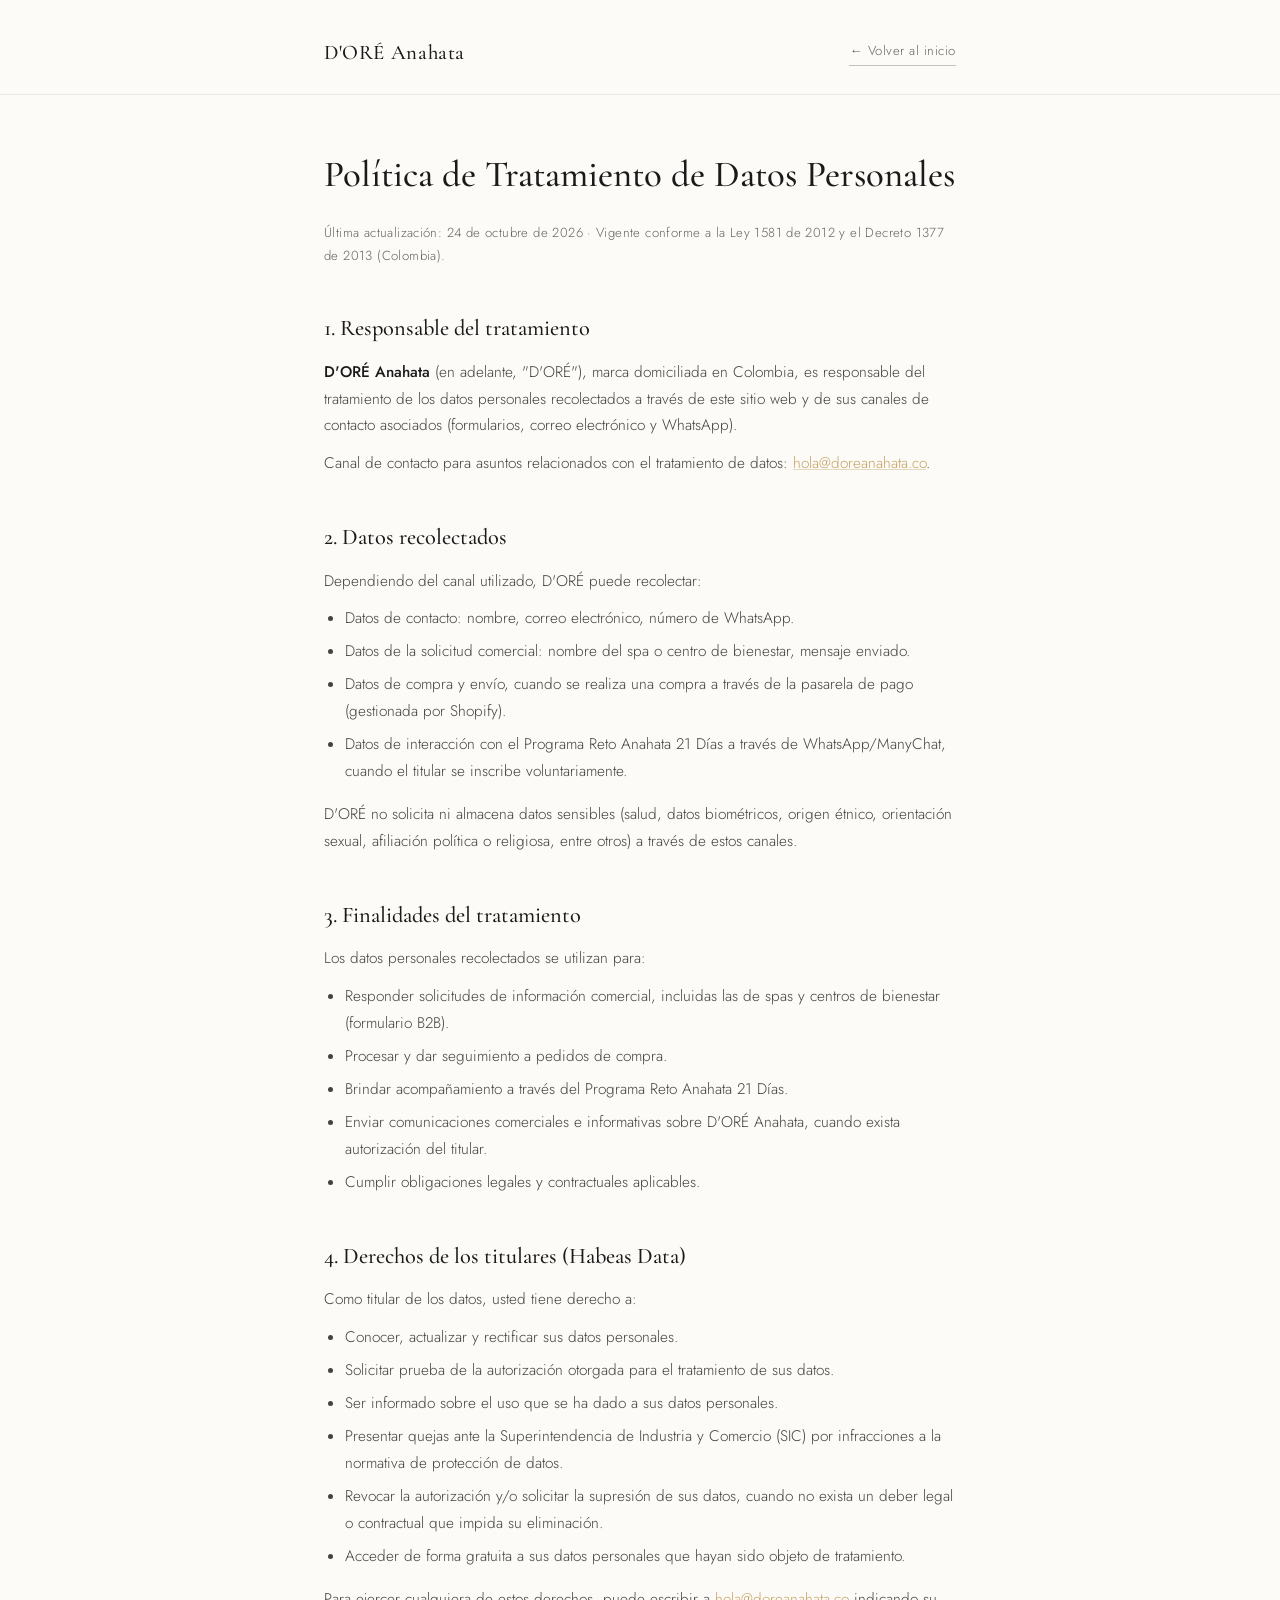
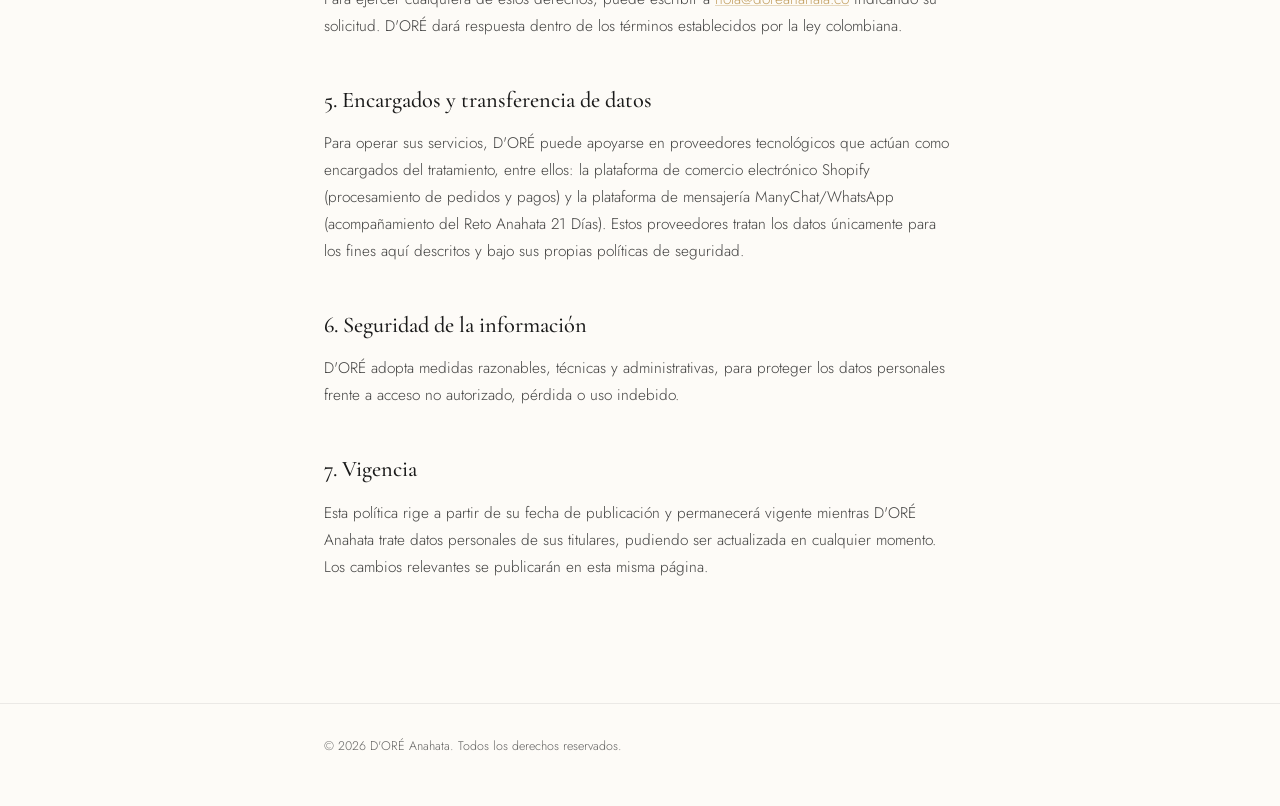
<file: politica-tratamiento-datos.html>
<!DOCTYPE html>
<html lang="es">
<head>
<meta charset="utf-8" />
<meta name="viewport" content="width=device-width, initial-scale=1.0" />
<title>Política de Tratamiento de Datos Personales — D'ORÉ Anahata</title>
<meta name="description" content="Política de tratamiento de datos personales de D'ORÉ Anahata, conforme a la Ley 1581 de 2012 y el Decreto 1377 de 2013 de Colombia." />
<meta name="robots" content="noindex" />
<link rel="preconnect" href="https://fonts.googleapis.com" />
<link rel="preconnect" href="https://fonts.gstatic.com" crossorigin />
<link href="https://fonts.googleapis.com/css2?family=Cormorant+Garamond:ital,wght@0,400;0,500;0,600;1,400;1,500&family=Jost:wght@300;400;500&display=swap" rel="stylesheet" />
<style>
:root{
  --oro:        #C4A265;
  --arena:      #F7F4EF;
  --arena-claro:#FDFBF7;
  --ink:        #1A1A1A;
  --ink-soft:   rgba(26,26,26,.68);
  --serif: "Cormorant Garamond", Georgia, serif;
  --sans:  "Jost", "Helvetica Neue", Arial, sans-serif;
  --wrap: 760px;
  --gut: clamp(20px, 5vw, 64px);
}
*,*::before,*::after{ box-sizing:border-box; margin:0; padding:0; }
body{
  font-family:var(--sans); font-weight:300; color:var(--ink);
  background:var(--arena-claro); line-height:1.75;
}
.wrap{ width:100%; max-width:var(--wrap); margin-inline:auto; padding:0 var(--gut); }
header{
  padding:2.2rem 0 1.4rem; border-bottom:1px solid rgba(26,26,26,.08);
}
header .wrap{ display:flex; align-items:center; justify-content:space-between; gap:1rem; flex-wrap:wrap; }
.brand{
  font-family:var(--serif); font-weight:500; font-size:1.3rem; letter-spacing:.03em;
  color:var(--ink); text-decoration:none;
}
.back{
  font-size:.82rem; letter-spacing:.04em; color:var(--ink-soft); text-decoration:none;
  border-bottom:1px solid rgba(26,26,26,.25); padding-bottom:2px;
}
.back:hover{ color:var(--ink); border-color:var(--ink); }
main{ padding:3rem 0 5rem; }
h1{
  font-family:var(--serif); font-weight:500; font-size:clamp(1.7rem,4vw,2.3rem);
  margin-bottom:.4em; color:var(--ink);
}
.updated{ font-size:.82rem; color:var(--ink-soft); margin-bottom:2.4em; letter-spacing:.03em; }
h2{
  font-family:var(--serif); font-weight:500; font-size:clamp(1.15rem,2.4vw,1.4rem);
  margin:1.8em 0 .5em; color:var(--ink);
}
p, li{ font-size:.96rem; color:rgba(26,26,26,.82); }
p{ margin:.7em 0; }
ul{ margin:.5em 0 1em 1.3em; }
li{ margin:.4em 0; }
a{ color:var(--oro); text-decoration:underline; text-decoration-color:rgba(196,162,101,.4); }
a:hover{ text-decoration-color:var(--oro); }
strong{ font-weight:500; color:var(--ink); }
footer{ padding:2rem 0 3rem; border-top:1px solid rgba(26,26,26,.08); margin-top:2rem; }
footer .wrap{ font-size:.78rem; color:var(--ink-soft); }
</style>
</head>
<body>
<header>
  <div class="wrap">
    <a class="brand" href="index.html">D'ORÉ Anahata</a>
    <a class="back" href="index.html">← Volver al inicio</a>
  </div>
</header>

<main>
  <div class="wrap">
    <h1>Política de Tratamiento de Datos Personales</h1>
    <p class="updated">Última actualización: 24 de octubre de 2026 · Vigente conforme a la Ley 1581 de 2012 y el Decreto 1377 de 2013 (Colombia).</p>

    <h2>1. Responsable del tratamiento</h2>
    <p><strong>D'ORÉ Anahata</strong> (en adelante, "D'ORÉ"), marca domiciliada en Colombia, es responsable del tratamiento de los datos personales recolectados a través de este sitio web y de sus canales de contacto asociados (formularios, correo electrónico y WhatsApp).</p>
    <p>Canal de contacto para asuntos relacionados con el tratamiento de datos: <a href="mailto:hola@doreanahata.co">hola@doreanahata.co</a>.</p>

    <h2>2. Datos recolectados</h2>
    <p>Dependiendo del canal utilizado, D'ORÉ puede recolectar:</p>
    <ul>
      <li>Datos de contacto: nombre, correo electrónico, número de WhatsApp.</li>
      <li>Datos de la solicitud comercial: nombre del spa o centro de bienestar, mensaje enviado.</li>
      <li>Datos de compra y envío, cuando se realiza una compra a través de la pasarela de pago (gestionada por Shopify).</li>
      <li>Datos de interacción con el Programa Reto Anahata 21 Días a través de WhatsApp/ManyChat, cuando el titular se inscribe voluntariamente.</li>
    </ul>
    <p>D'ORÉ no solicita ni almacena datos sensibles (salud, datos biométricos, origen étnico, orientación sexual, afiliación política o religiosa, entre otros) a través de estos canales.</p>

    <h2>3. Finalidades del tratamiento</h2>
    <p>Los datos personales recolectados se utilizan para:</p>
    <ul>
      <li>Responder solicitudes de información comercial, incluidas las de spas y centros de bienestar (formulario B2B).</li>
      <li>Procesar y dar seguimiento a pedidos de compra.</li>
      <li>Brindar acompañamiento a través del Programa Reto Anahata 21 Días.</li>
      <li>Enviar comunicaciones comerciales e informativas sobre D'ORÉ Anahata, cuando exista autorización del titular.</li>
      <li>Cumplir obligaciones legales y contractuales aplicables.</li>
    </ul>

    <h2>4. Derechos de los titulares (Habeas Data)</h2>
    <p>Como titular de los datos, usted tiene derecho a:</p>
    <ul>
      <li>Conocer, actualizar y rectificar sus datos personales.</li>
      <li>Solicitar prueba de la autorización otorgada para el tratamiento de sus datos.</li>
      <li>Ser informado sobre el uso que se ha dado a sus datos personales.</li>
      <li>Presentar quejas ante la Superintendencia de Industria y Comercio (SIC) por infracciones a la normativa de protección de datos.</li>
      <li>Revocar la autorización y/o solicitar la supresión de sus datos, cuando no exista un deber legal o contractual que impida su eliminación.</li>
      <li>Acceder de forma gratuita a sus datos personales que hayan sido objeto de tratamiento.</li>
    </ul>
    <p>Para ejercer cualquiera de estos derechos, puede escribir a <a href="mailto:hola@doreanahata.co">hola@doreanahata.co</a> indicando su solicitud. D'ORÉ dará respuesta dentro de los términos establecidos por la ley colombiana.</p>

    <h2>5. Encargados y transferencia de datos</h2>
    <p>Para operar sus servicios, D'ORÉ puede apoyarse en proveedores tecnológicos que actúan como encargados del tratamiento, entre ellos: la plataforma de comercio electrónico Shopify (procesamiento de pedidos y pagos) y la plataforma de mensajería ManyChat/WhatsApp (acompañamiento del Reto Anahata 21 Días). Estos proveedores tratan los datos únicamente para los fines aquí descritos y bajo sus propias políticas de seguridad.</p>

    <h2>6. Seguridad de la información</h2>
    <p>D'ORÉ adopta medidas razonables, técnicas y administrativas, para proteger los datos personales frente a acceso no autorizado, pérdida o uso indebido.</p>

    <h2>7. Vigencia</h2>
    <p>Esta política rige a partir de su fecha de publicación y permanecerá vigente mientras D'ORÉ Anahata trate datos personales de sus titulares, pudiendo ser actualizada en cualquier momento. Los cambios relevantes se publicarán en esta misma página.</p>
  </div>
</main>

<footer>
  <div class="wrap">
    © 2026 D'ORÉ Anahata. Todos los derechos reservados.
  </div>
</footer>
</body>
</html>
</file>
